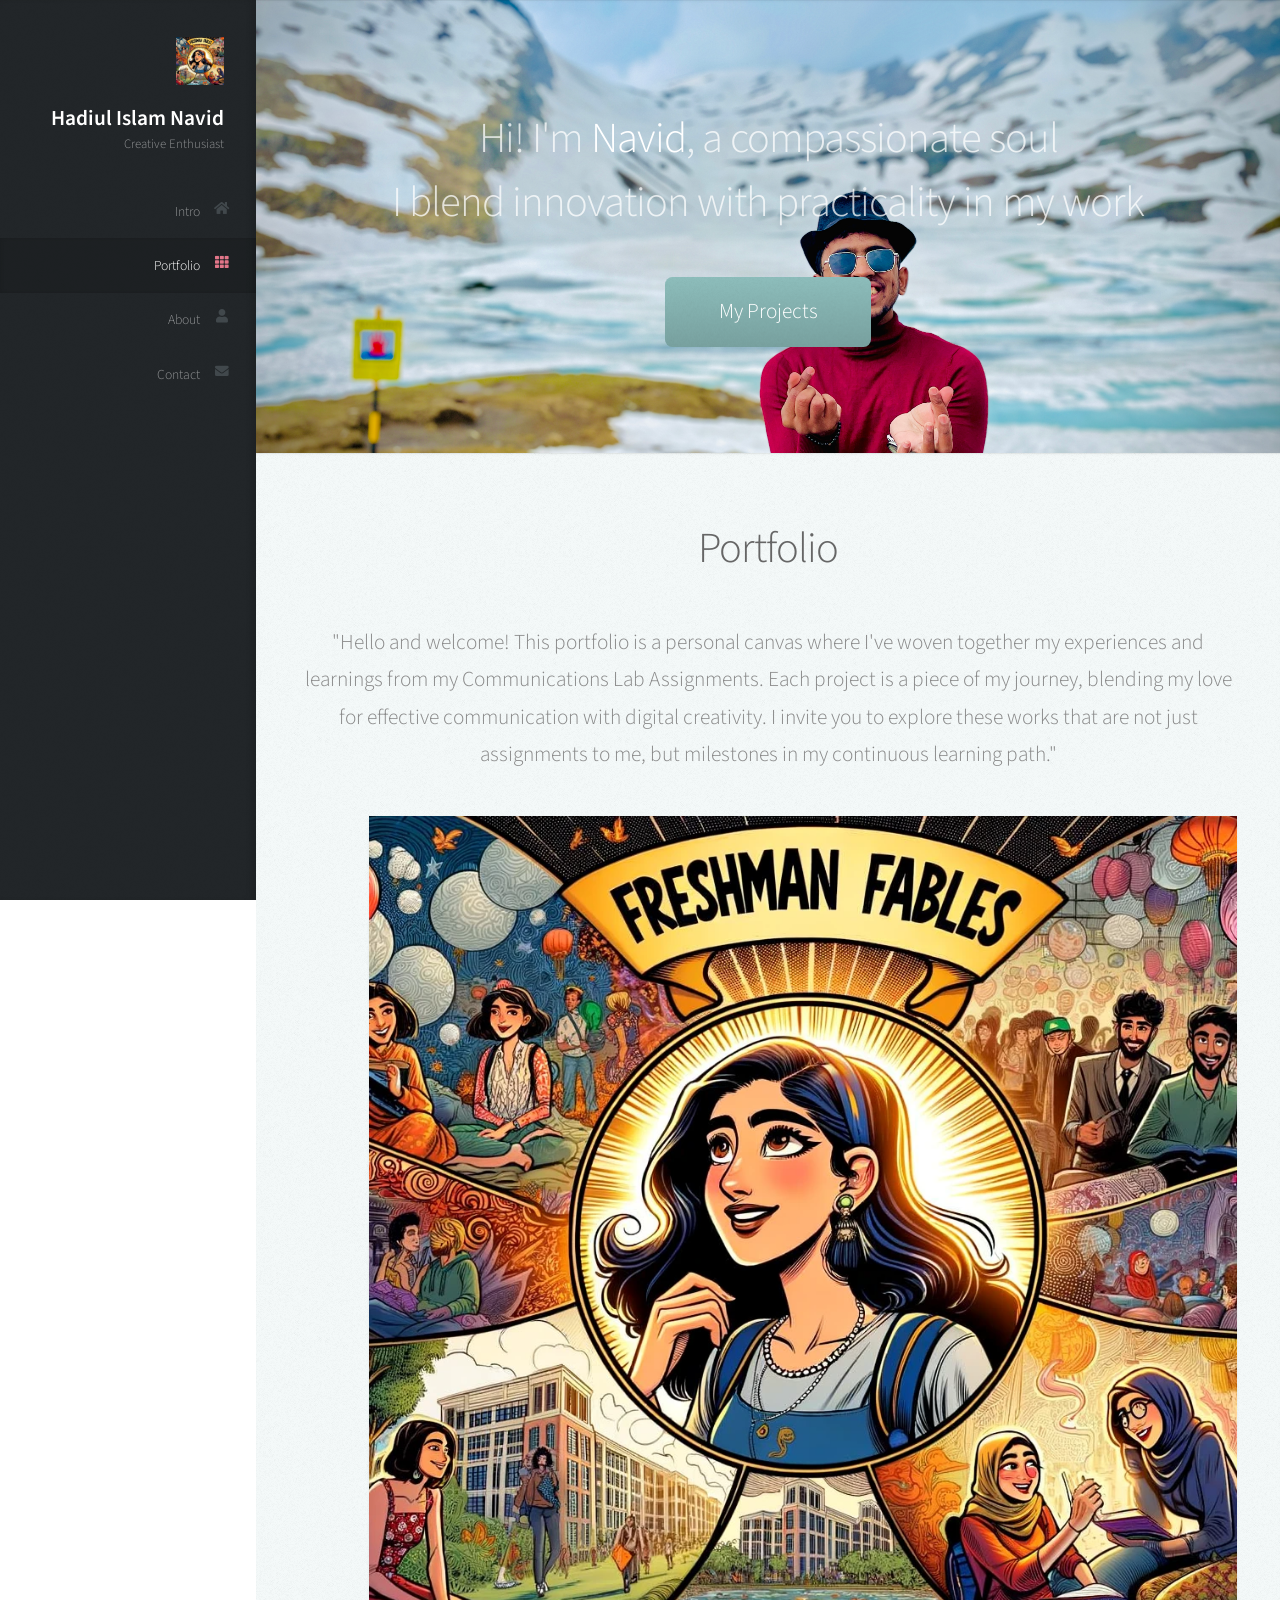
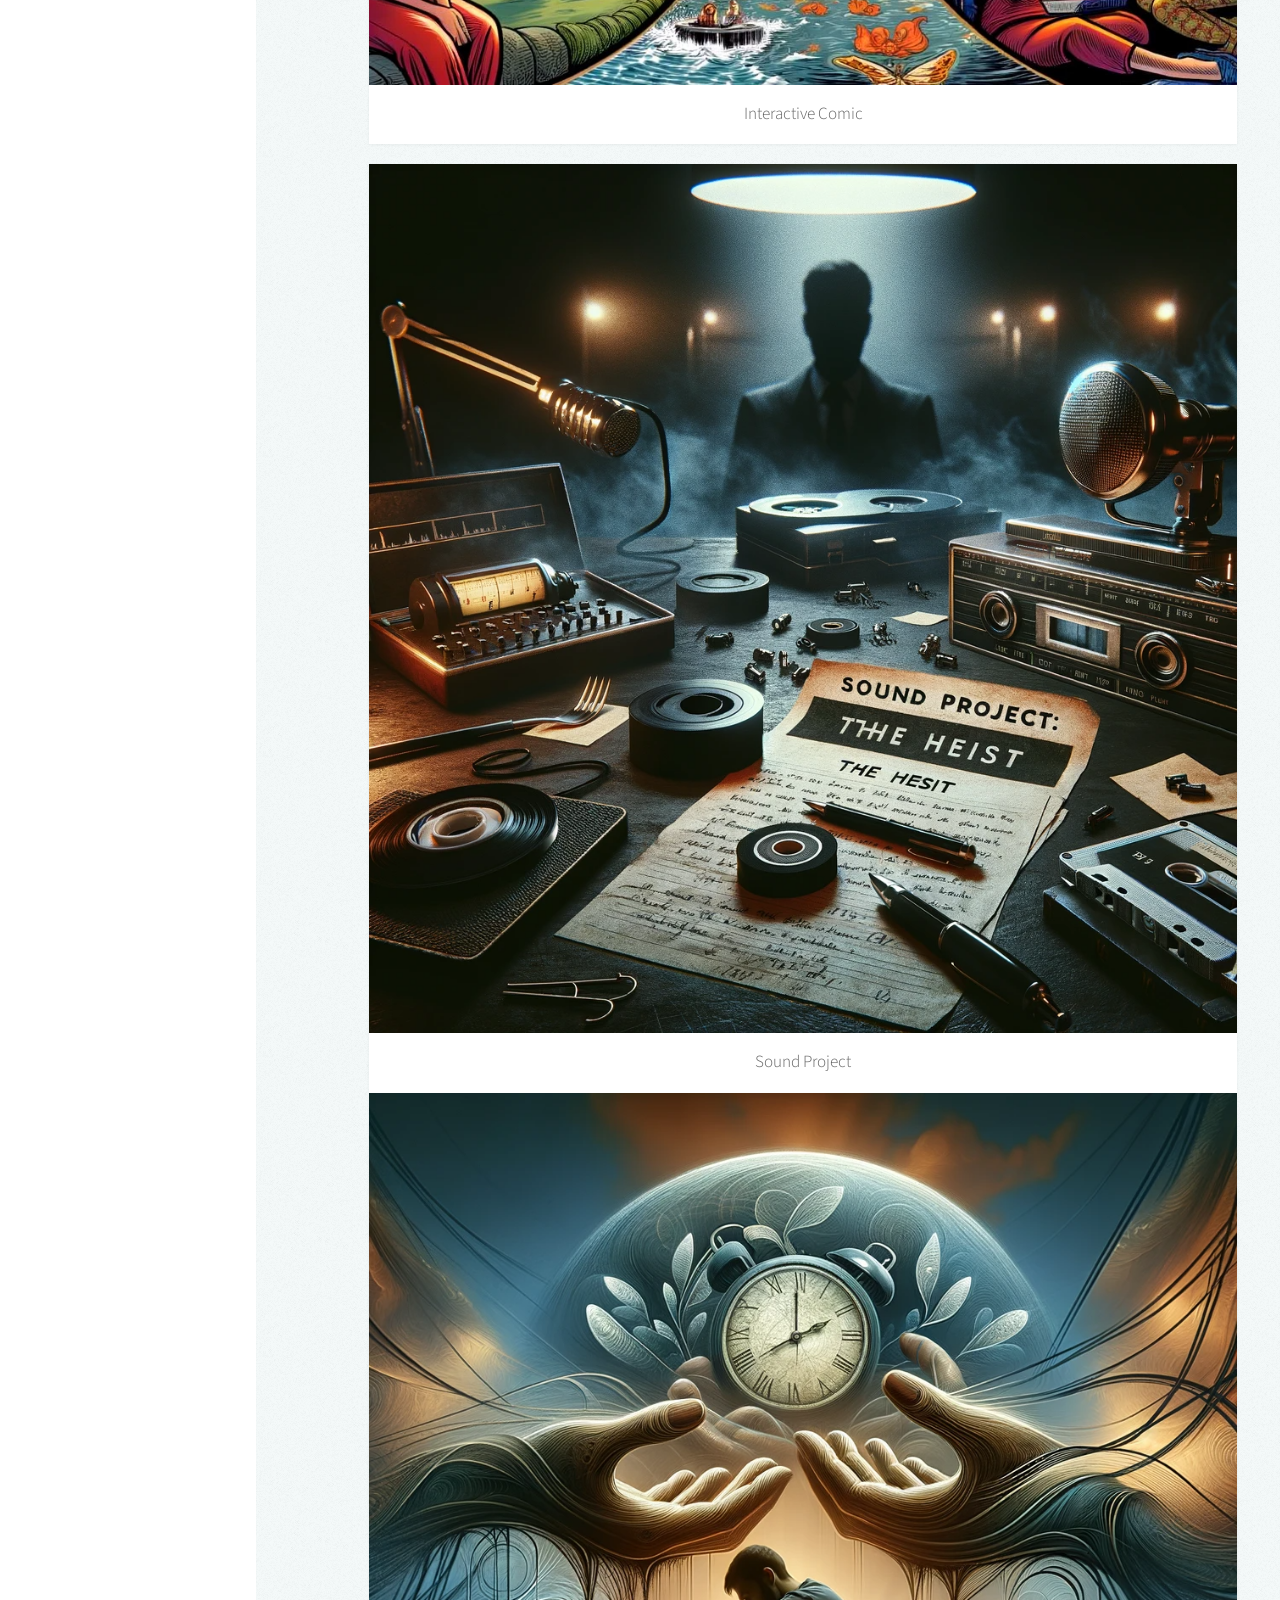
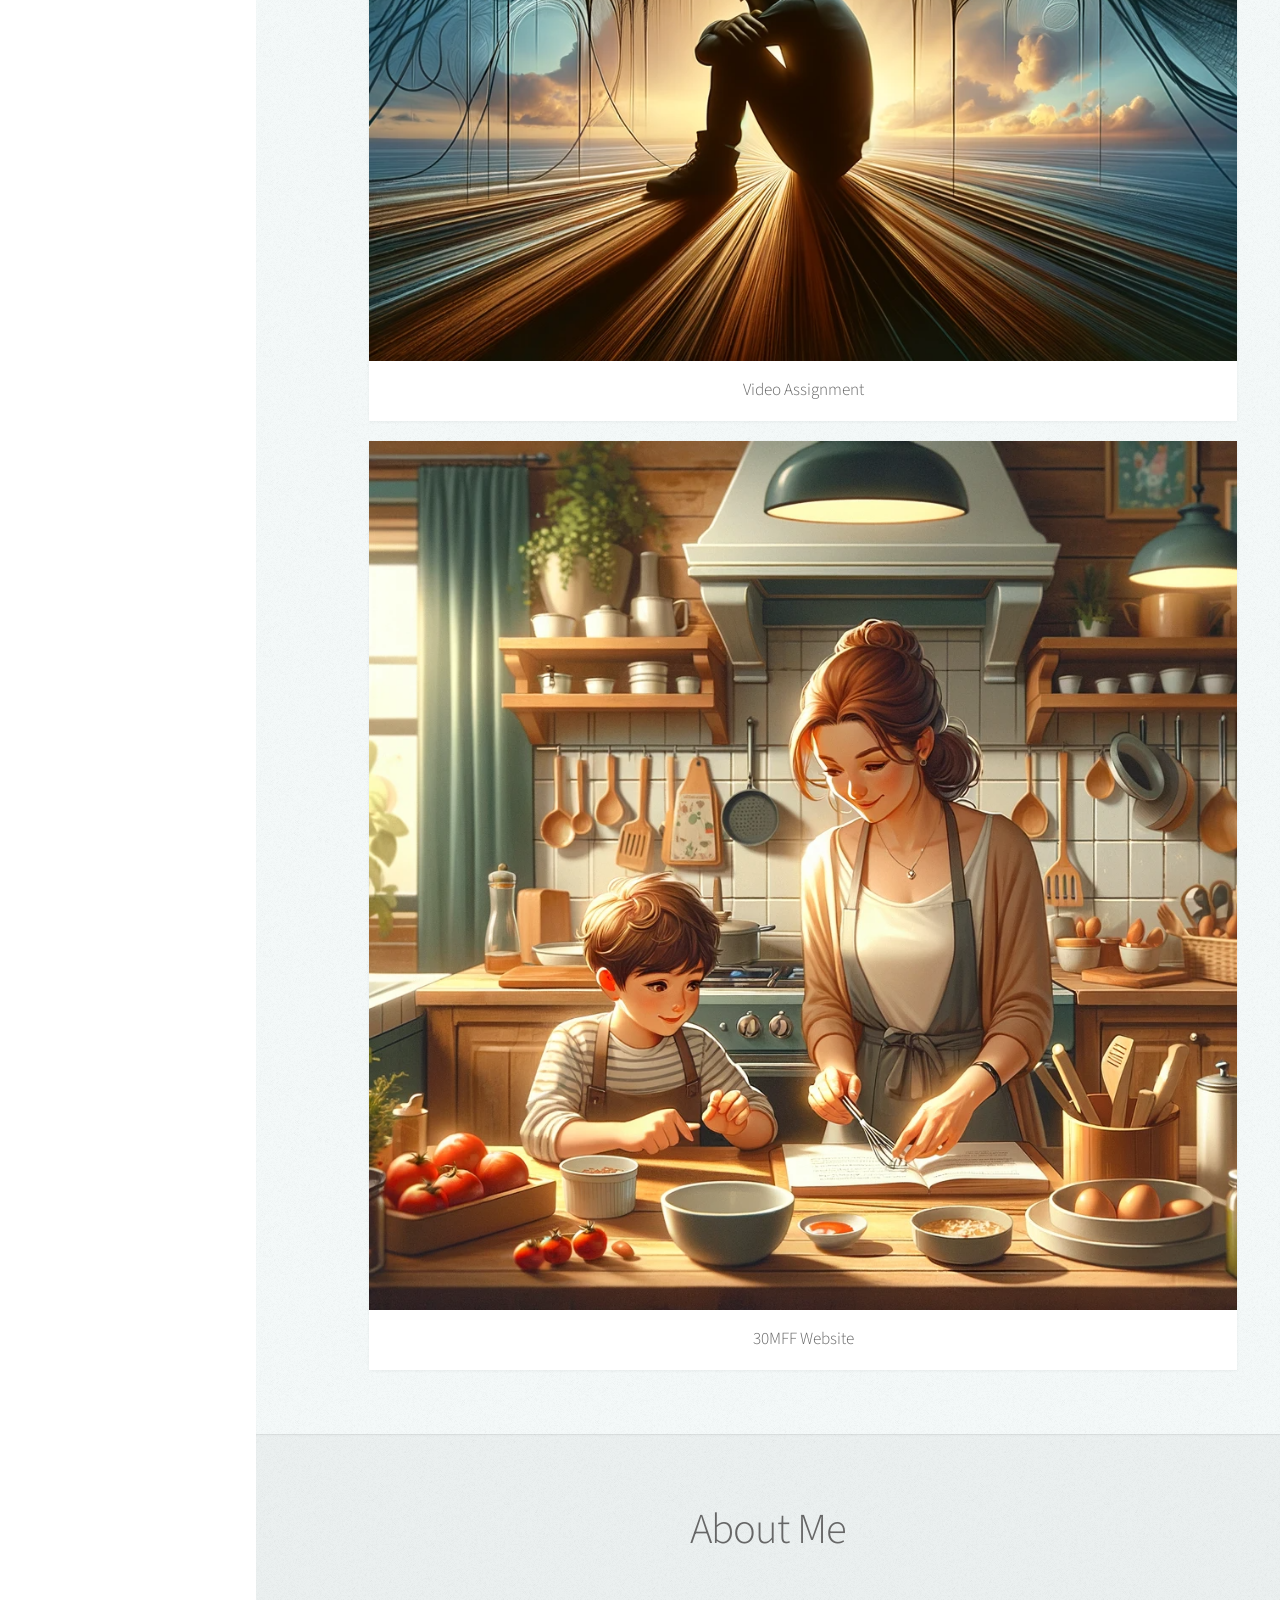
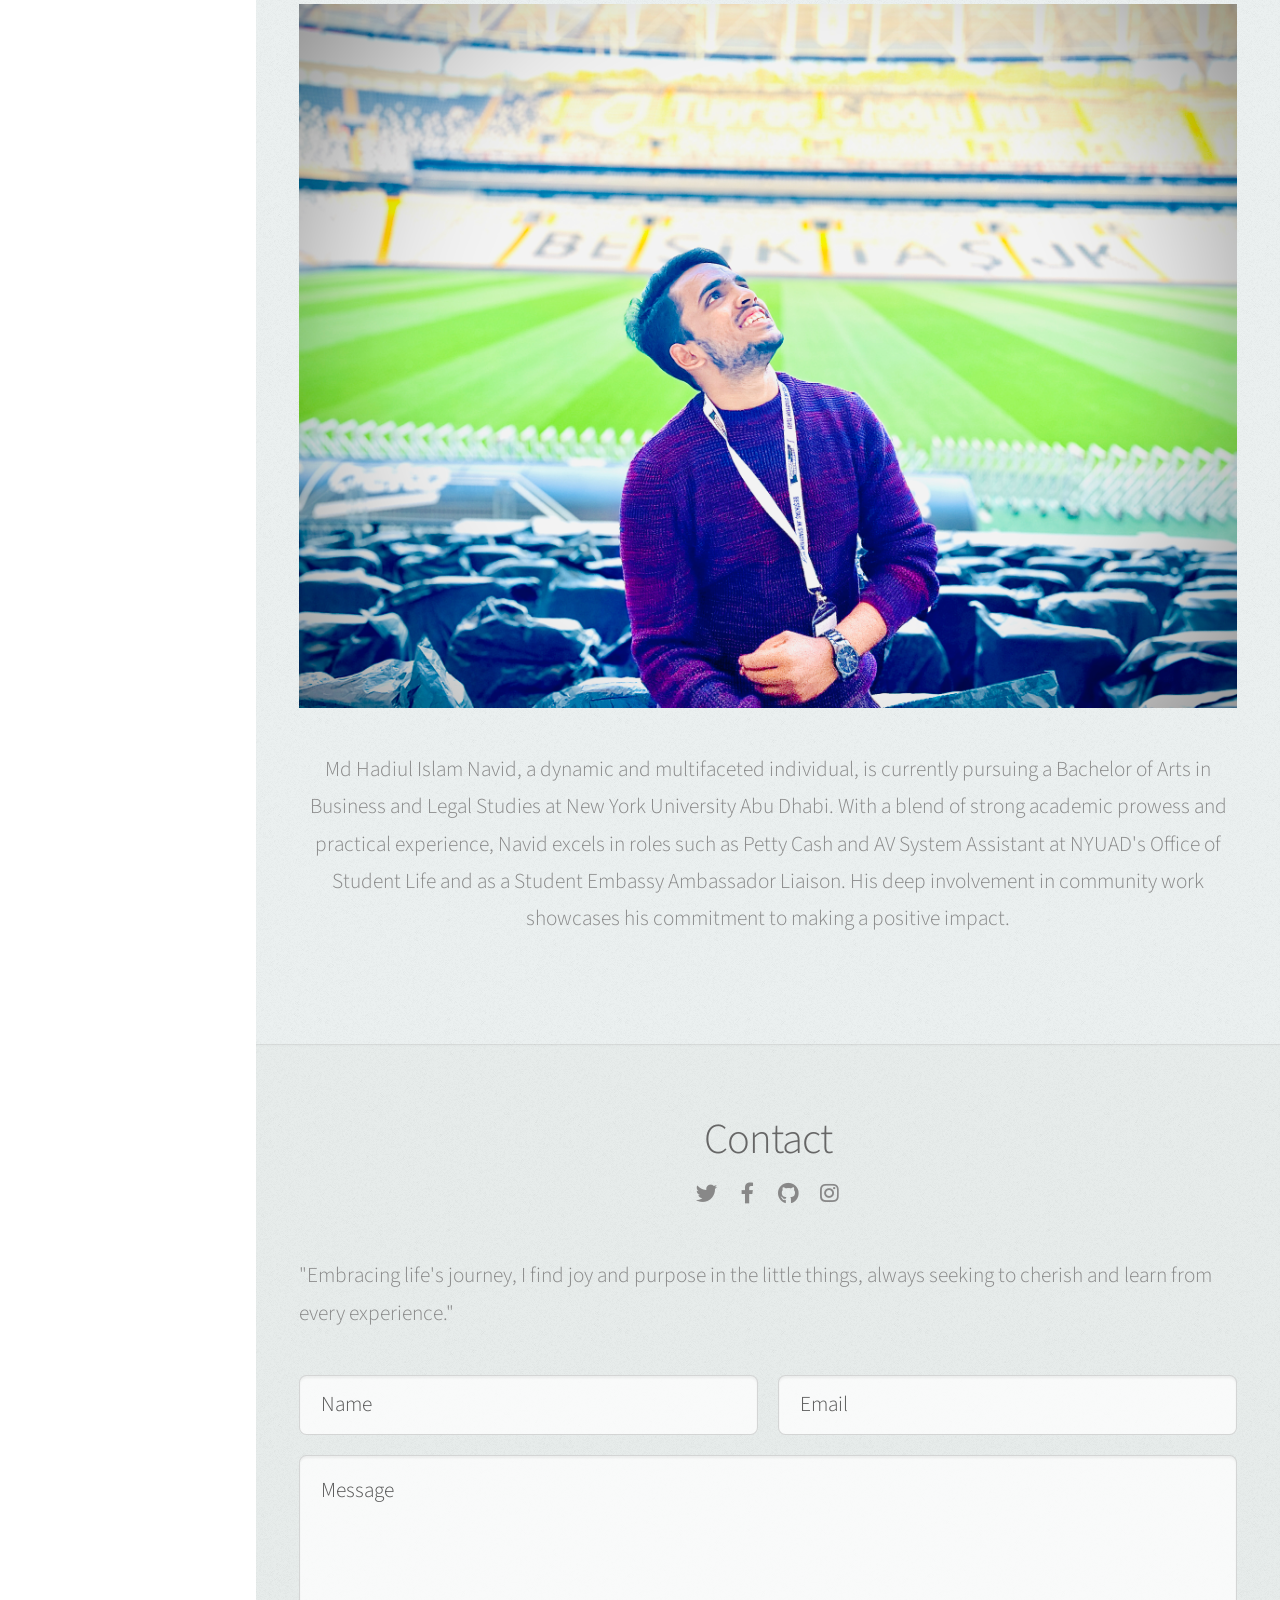
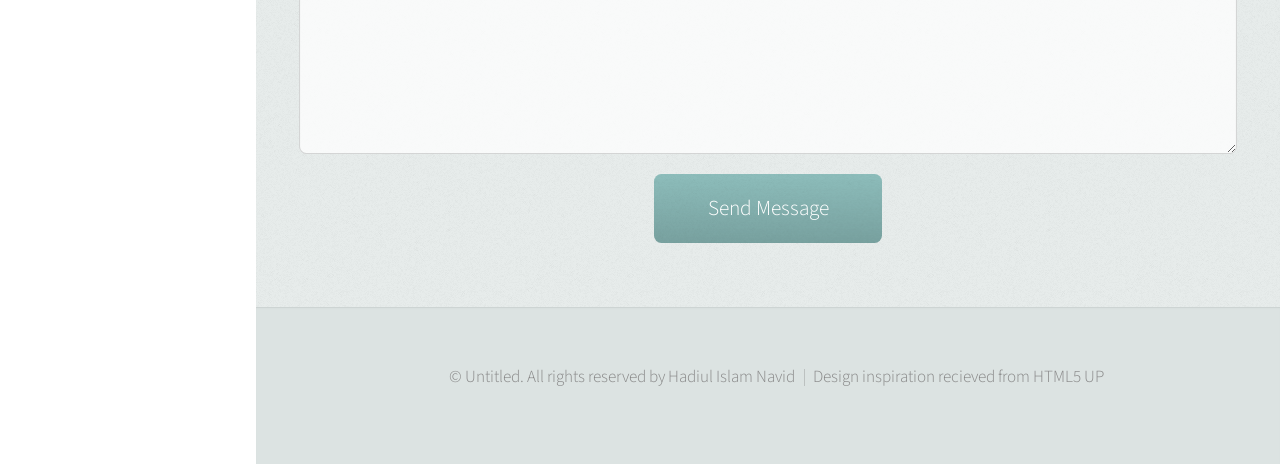
<file: index.html>
<!DOCTYPE HTML>
<html>
	<head>
		<title>Portfolio</title>
		<meta charset="utf-8" />
		<meta name="viewport" content="width=device-width, initial-scale=1, user-scalable=no" />
		<link rel="stylesheet" href="assets/css/main.css" />
	</head>
	<body class="is-preload">

		<!-- Header -->
			<div id="header">

				<div class="top">

					<!-- Logo -->
						<div id="logo">
							<span class="image avatar48"><img src="images/comic.png" alt="" /></span>
							<h1 id="title">Hadiul Islam Navid</h1>
							<p>Creative Enthusiast</p>
						</div>

					<!-- Nav -->
						<nav id="nav">

							<ul>
								<li><a href="#top" id="top-link"><span class="icon solid fa-home">Intro</span></a></li>
								<li><a href="#portfolio" id="portfolio-link"><span class="icon solid fa-th">Portfolio</span></a></li>
								<li><a href="#about" id="about-link"><span class="icon solid fa-user">About </span></a></li>
								<li><a href="#contact" id="contact-link"><span class="icon solid fa-envelope">Contact</span></a></li>
							</ul>
						</nav>

				</div>

			
			</div>

		<!-- Main -->
			<div id="main">

				<!-- Intro -->
					<section id="top" class="one dark cover">
						<div class="container">

							<header>
								<h2 class="alt">Hi! I'm <strong>Navid</strong>, a compassionate soul<br />
								I blend innovation with practicality in my work</h2>
								
							</header>

							<footer>
								<a href="#portfolio" class="button scrolly">My Projects</a>
							</footer>

						</div>
					</section>

				<!-- Portfolio -->
					<section id="portfolio" class="two">
						<div class="container">

							<header>
								<h2>Portfolio</h2>
							</header>

							<p>"Hello and welcome! This portfolio is a personal canvas where I've woven together my experiences and learnings from my Communications Lab Assignments. Each project is a piece of my journey, blending my love for effective communication with digital creativity. I invite you to explore these works that are not just assignments to me, but milestones in my continuous learning path."</p>

							<div class="row">
								<div class="centering">
								<div class="col-4 col-12-mobile">
									<article class="item">
										<a href="https://communicationslabfall23.github.io/ComicStrip/" class="image fit">
											<img src="images/comic.png" alt="" />
										</a>
										<header>
											<h3>Interactive Comic</h3>
										</header>
										
										</header>
									</article>
									<article class="item">
										<a href="https://matthiaskebede.github.io/Sound-Project/" class="image fit">
											<img src="images/sound.png" alt="" />
										</a>
										<header>
											<h3>Sound Project</h3>
										</header>
									</article>
									
								</div>
								<div class="col-4 col-12-mobile">
									<article class="item">
										<a href="https://matthiaskebede.github.io/Video-Project/" class="image fit">
											<img src="images/video.png	" alt="" />
										</a>
										<header>
											<h3>Video Assignment </h3>
										</header>
									</article>
									
									<article class="item">
										<a href="#" class="image fit"><img src="images/website.png" alt="" /></a>
										<header>
											<h3>30MFF Website</h3>
										</header>
									</article>
								</div>
								
							</div>

			
					</section>

				<!-- About Me -->
					<section id="about" class="three">
						<div class="container">

							<header>
								<h2>About Me</h2>
							</header>

							<a href="#" class="image featured"><img src="images/navid.jpg" alt="" /></a>

							<p>Md Hadiul Islam Navid, a dynamic and multifaceted individual, is currently pursuing a Bachelor of Arts in Business and Legal Studies at New York University Abu Dhabi. With a blend of strong academic prowess and practical experience, Navid excels in roles such as Petty Cash and AV System Assistant at NYUAD's Office of Student Life and as a Student Embassy Ambassador Liaison. His deep involvement in community work showcases his commitment to making a positive impact.</p>

						</div>
					</section>

				<!-- Contact -->
					<section id="contact" class="four">
						<div class="container">

							<header>
								<h2>Contact</h2>

									<div>

					<!-- Social Icons -->
						<ul class="icons">
							<li><a href="https://twitter.com/HadiulNavid" class="icon brands fa-twitter"><span class="label">Twitter</span></a></li>
					<li><a href="https://www.facebook.com/hadiulnavid" class="icon brands fa-facebook-f"><span class="label">Facebook</span></a></li>
					<li><a href="https://github.com/Hadiulnavid23/Portfolio" class="icon brands fa-github"><span class="label">Github</span></a></li>
					<li><a href="https://www.instagram.com/hadiul_navid/" class="icon brands fa-instagram"><span class="label">Instagram</span></a></li>

						</ul>

				</div>

							</header>

							<div style="text-align: left;">
									<!-- <span style="color: #0000FF;"> -->
										<p>"Embracing life's journey, I find joy and purpose in the little things, always seeking to cherish and learn from every experience."</p>
									<!-- </span> -->
								</div>

							<!-- <form method="post" action="#">
								<div class="row">
									<div class="col-6 col-12-mobile"><input type="text" name="name" placeholder="Name" /></div>
									<div class="col-6 col-12-mobile"><input type="text" name="email" placeholder="Email" /></div>
									<div class="col-12">
										<textarea name="message" placeholder="Message"></textarea>
									</div>
									<div class="col-12">
										<input type="submit" value="Send Message" />
									</div>
								</div>
							</form> -->




<form method="POST" action="https://formspree.io/f/mdorqqyr">
    <div class="row">
        <div class="col-6 col-12-mobile"><input type="text" name="name" placeholder="Name" required /></div>
        <div class="col-6 col-12-mobile"><input type="email" name="_replyto" placeholder="Email" required /></div>
        <div class="col-12">
            <textarea name="message" placeholder="Message" required></textarea>
        </div>
        <div class="col-12">
            <input type="submit" value="Send Message" />
        </div>
    </div>
</form>









						</div>
					</section>

			</div>

		<!-- Footer -->
			<div id="footer">

				<!-- Copyright -->
					<ul class="copyright">
						<li>&copy; Untitled. All rights reserved by Hadiul Islam Navid</li><li>Design inspiration recieved from HTML5 UP</a></li>
					</ul>

			</div>

		<!-- Scripts -->
			<script src="assets/js/jquery.min.js"></script>
			<script src="assets/js/jquery.scrolly.min.js"></script>
			<script src="assets/js/jquery.scrollex.min.js"></script>
			<script src="assets/js/browser.min.js"></script>
			<script src="assets/js/breakpoints.min.js"></script>
			<script src="assets/js/util.js"></script>
			<script src="assets/js/main.js"></script>

	</body>
</html>
</file>
<file: assets/css/main.css>
@import url("fontawesome-all.min.css");
@import url("https://fonts.googleapis.com/css?family=Source+Sans+Pro:300,300italic,400,600");

/*
	Prologue by HTML5 UP
	html5up.net | @ajlkn
	Free for personal and commercial use under the CCA 3.0 license (html5up.net/license)
*/

html, body, div, span, applet, object,
iframe, h1, h2, h3, h4, h5, h6, p, blockquote,
pre, a, abbr, acronym, address, big, cite,
code, del, dfn, em, img, ins, kbd, q, s, samp,
small, strike, strong, sub, sup, tt, var, b,
u, i, center, dl, dt, dd, ol, ul, li, fieldset,
form, label, legend, table, caption, tbody,
tfoot, thead, tr, th, td, article, aside,
canvas, details, embed, figure, figcaption,
footer, header, hgroup, menu, nav, output, ruby,
section, summary, time, mark, audio, video {
	margin: 0;
	padding: 0;
	border: 0;
	font-size: 100%;
	font: inherit;
	vertical-align: baseline;}

article, aside, details, figcaption, figure,
footer, header, hgroup, menu, nav, section {
	display: block;}

body {
	line-height: 1;
}

ol, ul {
	list-style: none;
}

blockquote, q {
	quotes: none;
}

	blockquote:before, blockquote:after, q:before, q:after {
		content: '';
		content: none;
	}

table {
	border-collapse: collapse;
	border-spacing: 0;
}

body {
	-webkit-text-size-adjust: none;
}

mark {
	background-color: transparent;
	color: inherit;
}

input::-moz-focus-inner {
	border: 0;
	padding: 0;
}

input, select, textarea {
	-moz-appearance: none;
	-webkit-appearance: none;
	-ms-appearance: none;
	appearance: none;
}

/* Basic */

	html {
		box-sizing: border-box;
	}

	*, *:before, *:after {
		box-sizing: inherit;
	}

	body {
		background: #fff;
		font-family: 'Source Sans Pro', sans-serif;
		font-size: 19pt;
		font-weight: 300;
		line-height: 1.75em;
		color: #888;
	}

		body.is-preload *, body.is-preload *:before, body.is-preload *:after {
			-moz-animation: none !important;
			-webkit-animation: none !important;
			-ms-animation: none !important;
			animation: none !important;
			-moz-transition: none !important;
			-webkit-transition: none !important;
			-ms-transition: none !important;
			transition: none !important;
		}

	input, textarea, select {
		font-family: 'Source Sans Pro', sans-serif;
		font-size: 19pt;
		font-weight: 300;
		line-height: 1.75em;
		color: #888;
	}

	h1, h2, h3, h4, h5, h6 {
		font-weight: 300;
		color: #666;
		line-height: 1.5em;
	}

	h1 a, h2 a, h3 a, h4 a, h5 a, h6 a {
		color: inherit;
		text-decoration: none;
	}

		h1 a strong, h2 a strong, h3 a strong, h4 a strong, h5 a strong, h6 a strong {
			color: #333;
		}

	h2 {
		font-size: 2em;
		letter-spacing: -1px;
	}

		h2.alt {
			color: #888;
		}

			h2.alt strong {
				color: #666;
			}

	h3 {
		font-size: 1.5em;
	}

	header {
		margin: 0 0 2em 0;
	}

		header > p {
			margin: 1em 0 0 0;
		}

	footer {
		margin: 2em 0 0 0;
	}

	strong, b {
		font-weight: 300;
		color: #666;
	}

	em, i {
		font-style: italic;
	}

	a {
		text-decoration: none;
		color: inherit;
		border-bottom: dotted 1px rgba(128, 128, 128, 0.5);
		-moz-transition: color 0.35s ease-in-out, border-bottom-color 0.35s ease-in-out;
		-webkit-transition: color 0.35s ease-in-out, border-bottom-color 0.35s ease-in-out;
		-ms-transition: color 0.35s ease-in-out, border-bottom-color 0.35s ease-in-out;
		transition: color 0.35s ease-in-out, border-bottom-color 0.35s ease-in-out;
		outline: 0;
	}

		a:hover {
			color: #E27689;
			border-bottom-color: rgba(255, 255, 255, 0);
		}

	sub {
		position: relative;
		top: 0.5em;
		font-size: 0.8em;
	}

	sup {
		position: relative;
		top: -0.5em;
		font-size: 0.8em;
	}

	hr {
		border: 0;
		border-top: solid 1px #ddd;
	}

	blockquote {
		border-left: solid 0.5em #ddd;
		padding: 1em 0 1em 2em;
		font-style: italic;
	}

	p, ul, ol, dl, table {
		margin-bottom: 2em;
	}

	br.clear {
		clear: both;
	}

/* Container */

	.container {
		margin: 0 auto;
		max-width: 100%;
		width: 1400px;
	}

		@media screen and (min-width: 961px) and (max-width: 1880px) {

			.container {
				width: 1200px;
			}

		}

		@media screen and (min-width: 961px) and (max-width: 1620px) {

			.container {
				width: 960px;
			}

		}

		@media screen and (min-width: 961px) and (max-width: 1320px) {

			.container {
				width: 100%;
			}

		}

		@media screen and (max-width: 960px) {

			.container {
				width: 100%;
			}

		}

		@media screen and (max-width: 736px) {

			.container {
				width: 100%;
			}

		}

/* Row */

	.row {
		display: flex;
		flex-wrap: wrap;
		box-sizing: border-box;
		align-items: stretch;
	}

		.row > * {
			box-sizing: border-box;
		}

		.row.gtr-uniform > * > :last-child {
			margin-bottom: 0;
		}

		.row.aln-left {
			justify-content: flex-start;
		}

		.row.aln-center {
			justify-content: center;
		}

		.row.aln-right {
			justify-content: flex-end;
		}

		.row.aln-top {
			align-items: flex-start;
		}

		.row.aln-middle {
			align-items: center;
		}

		.row.aln-bottom {
			align-items: flex-end;
		}

		.row > .imp {
			order: -1;
		}

		.row > .col-1 {
			width: 8.33333%;
		}

		.row > .off-1 {
			margin-left: 8.33333%;
		}

		.row > .col-2 {
			width: 16.66667%;
		}

		.row > .off-2 {
			margin-left: 16.66667%;
		}

		.row > .col-3 {
			width: 25%;
		}

		.row > .off-3 {
			margin-left: 25%;
		}

		.row > .col-4 {
			width: 33.33333%;
		}

		.row > .off-4 {
			margin-left: 33.33333%;
		}

		.row > .col-5 {
			width: 41.66667%;
		}

		.row > .off-5 {
			margin-left: 41.66667%;
		}

		.row > .col-6 {
			width: 50%;
		}

		.row > .off-6 {
			margin-left: 50%;
		}

		.row > .col-7 {
			width: 58.33333%;
		}

		.row > .off-7 {
			margin-left: 58.33333%;
		}

		.row > .col-8 {
			width: 66.66667%;
		}

		.row > .off-8 {
			margin-left: 66.66667%;
		}

		.row > .col-9 {
			width: 75%;
		}

		.row > .off-9 {
			margin-left: 75%;
		}

		.row > .col-10 {
			width: 83.33333%;
		}

		.row > .off-10 {
			margin-left: 83.33333%;
		}

		.row > .col-11 {
			width: 91.66667%;
		}

		.row > .off-11 {
			margin-left: 91.66667%;
		}

		.row > .col-12 {
			width: 100%;
		}

		.row > .off-12 {
			margin-left: 100%;
		}

		.row.gtr-0 {
			margin-top: 0px;
			margin-left: 0px;
		}

			.row.gtr-0 > * {
				padding: 0px 0 0 0px;
			}

			.row.gtr-0.gtr-uniform {
				margin-top: 0px;
			}

				.row.gtr-0.gtr-uniform > * {
					padding-top: 0px;
				}

		.row.gtr-25 {
			margin-top: -10px;
			margin-left: -10px;
		}

			.row.gtr-25 > * {
				padding: 10px 0 0 10px;
			}

			.row.gtr-25.gtr-uniform {
				margin-top: -10px;
			}

				.row.gtr-25.gtr-uniform > * {
					padding-top: 10px;
				}

		.row.gtr-50 {
			margin-top: -20px;
			margin-left: -20px;
		}

			.row.gtr-50 > * {
				padding: 20px 0 0 20px;
			}

			.row.gtr-50.gtr-uniform {
				margin-top: -20px;
			}

				.row.gtr-50.gtr-uniform > * {
					padding-top: 20px;
				}

		.row {
			margin-top: -40px;
			margin-left: -40px;
		}

			.row > * {
				padding: 40px 0 0 40px;
			}

			.row.gtr-uniform {
				margin-top: -40px;
			}

				.row.gtr-uniform > * {
					padding-top: 40px;
				}

		.row.gtr-150 {
			margin-top: -60px;
			margin-left: -60px;
		}

			.row.gtr-150 > * {
				padding: 60px 0 0 60px;
			}

			.row.gtr-150.gtr-uniform {
				margin-top: -60px;
			}

				.row.gtr-150.gtr-uniform > * {
					padding-top: 60px;
				}

		.row.gtr-200 {
			margin-top: -80px;
			margin-left: -80px;
		}

			.row.gtr-200 > * {
				padding: 80px 0 0 80px;
			}

			.row.gtr-200.gtr-uniform {
				margin-top: -80px;
			}

				.row.gtr-200.gtr-uniform > * {
					padding-top: 80px;
				}

		@media screen and (min-width: 961px) and (max-width: 1880px) {

			.row {
				display: flex;
				flex-wrap: wrap;
				box-sizing: border-box;
				align-items: stretch;
			}

				.row > * {
					box-sizing: border-box;
				}

				.row.gtr-uniform > * > :last-child {
					margin-bottom: 0;
				}

				.row.aln-left {
					justify-content: flex-start;
				}

				.row.aln-center {
					justify-content: center;
				}

				.row.aln-right {
					justify-content: flex-end;
				}

				.row.aln-top {
					align-items: flex-start;
				}

				.row.aln-middle {
					align-items: center;
				}

				.row.aln-bottom {
					align-items: flex-end;
				}

				.row > .imp-wide {
					order: -1;
				}

				.row > .col-1-wide {
					width: 8.33333%;
				}

				.row > .off-1-wide {
					margin-left: 8.33333%;
				}

				.row > .col-2-wide {
					width: 16.66667%;
				}

				.row > .off-2-wide {
					margin-left: 16.66667%;
				}

				.row > .col-3-wide {
					width: 25%;
				}

				.row > .off-3-wide {
					margin-left: 25%;
				}

				.row > .col-4-wide {
					width: 33.33333%;
				}

				.row > .off-4-wide {
					margin-left: 33.33333%;
				}

				.row > .col-5-wide {
					width: 41.66667%;
				}

				.row > .off-5-wide {
					margin-left: 41.66667%;
				}

				.row > .col-6-wide {
					width: 50%;
				}

				.row > .off-6-wide {
					margin-left: 50%;
				}

				.row > .col-7-wide {
					width: 58.33333%;
				}

				.row > .off-7-wide {
					margin-left: 58.33333%;
				}

				.row > .col-8-wide {
					width: 66.66667%;
				}

				.row > .off-8-wide {
					margin-left: 66.66667%;
				}

				.row > .col-9-wide {
					width: 75%;
				}

				.row > .off-9-wide {
					margin-left: 75%;
				}

				.row > .col-10-wide {
					width: 83.33333%;
				}

				.row > .off-10-wide {
					margin-left: 83.33333%;
				}

				.row > .col-11-wide {
					width: 91.66667%;
				}

				.row > .off-11-wide {
					margin-left: 91.66667%;
				}

				.row > .col-12-wide {
					width: 100%;
				}

				.row > .off-12-wide {
					margin-left: 100%;
				}

				.row.gtr-0 {
					margin-top: 0px;
					margin-left: 0px;
				}

					.row.gtr-0 > * {
						padding: 0px 0 0 0px;
					}

					.row.gtr-0.gtr-uniform {
						margin-top: 0px;
					}

						.row.gtr-0.gtr-uniform > * {
							padding-top: 0px;
						}

				.row.gtr-25 {
					margin-top: -10px;
					margin-left: -10px;
				}

					.row.gtr-25 > * {
						padding: 10px 0 0 10px;
					}

					.row.gtr-25.gtr-uniform {
						margin-top: -10px;
					}

						.row.gtr-25.gtr-uniform > * {
							padding-top: 10px;
						}

				.row.gtr-50 {
					margin-top: -20px;
					margin-left: -20px;
				}

					.row.gtr-50 > * {
						padding: 20px 0 0 20px;
					}

					.row.gtr-50.gtr-uniform {
						margin-top: -20px;
					}

						.row.gtr-50.gtr-uniform > * {
							padding-top: 20px;
						}

				.row {
					margin-top: -40px;
					margin-left: -40px;
				}

					.row > * {
						padding: 40px 0 0 40px;
					}

					.row.gtr-uniform {
						margin-top: -40px;
					}

						.row.gtr-uniform > * {
							padding-top: 40px;
						}

				.row.gtr-150 {
					margin-top: -60px;
					margin-left: -60px;
				}

					.row.gtr-150 > * {
						padding: 60px 0 0 60px;
					}

					.row.gtr-150.gtr-uniform {
						margin-top: -60px;
					}

						.row.gtr-150.gtr-uniform > * {
							padding-top: 60px;
						}

				.row.gtr-200 {
					margin-top: -80px;
					margin-left: -80px;
				}

					.row.gtr-200 > * {
						padding: 80px 0 0 80px;
					}

					.row.gtr-200.gtr-uniform {
						margin-top: -80px;
					}

						.row.gtr-200.gtr-uniform > * {
							padding-top: 80px;
						}

		}

		@media screen and (min-width: 961px) and (max-width: 1620px) {

			.row {
				display: flex;
				flex-wrap: wrap;
				box-sizing: border-box;
				align-items: stretch;
			}

				.row > * {
					box-sizing: border-box;
				}

				.row.gtr-uniform > * > :last-child {
					margin-bottom: 0;
				}

				.row.aln-left {
					justify-content: flex-start;
				}

				.row.aln-center {
					justify-content: center;
				}

				.row.aln-right {
					justify-content: flex-end;
				}

				.row.aln-top {
					align-items: flex-start;
				}

				.row.aln-middle {
					align-items: center;
				}

				.row.aln-bottom {
					align-items: flex-end;
				}

				.row > .imp-normal {
					order: -1;
				}

				.row > .col-1-normal {
					width: 8.33333%;
				}

				.row > .off-1-normal {
					margin-left: 8.33333%;
				}

				.row > .col-2-normal {
					width: 16.66667%;
				}

				.row > .off-2-normal {
					margin-left: 16.66667%;
				}

				.row > .col-3-normal {
					width: 25%;
				}

				.row > .off-3-normal {
					margin-left: 25%;
				}

				.row > .col-4-normal {
					width: 33.33333%;
				}

				.row > .off-4-normal {
					margin-left: 33.33333%;
				}

				.row > .col-5-normal {
					width: 41.66667%;
				}

				.row > .off-5-normal {
					margin-left: 41.66667%;
				}

				.row > .col-6-normal {
					width: 50%;
				}

				.row > .off-6-normal {
					margin-left: 50%;
				}

				.row > .col-7-normal {
					width: 58.33333%;
				}

				.row > .off-7-normal {
					margin-left: 58.33333%;
				}

				.row > .col-8-normal {
					width: 66.66667%;
				}

				.row > .off-8-normal {
					margin-left: 66.66667%;
				}

				.row > .col-9-normal {
					width: 75%;
				}

				.row > .off-9-normal {
					margin-left: 75%;
				}

				.row > .col-10-normal {
					width: 83.33333%;
				}

				.row > .off-10-normal {
					margin-left: 83.33333%;
				}

				.row > .col-11-normal {
					width: 91.66667%;
				}

				.row > .off-11-normal {
					margin-left: 91.66667%;
				}

				.row > .col-12-normal {
					width: 100%;
				}

				.row > .off-12-normal {
					margin-left: 100%;
				}

				.row.gtr-0 {
					margin-top: 0px;
					margin-left: 0px;
				}

					.row.gtr-0 > * {
						padding: 0px 0 0 0px;
					}

					.row.gtr-0.gtr-uniform {
						margin-top: 0px;
					}

						.row.gtr-0.gtr-uniform > * {
							padding-top: 0px;
						}

				.row.gtr-25 {
					margin-top: -10px;
					margin-left: -10px;
				}

					.row.gtr-25 > * {
						padding: 10px 0 0 10px;
					}

					.row.gtr-25.gtr-uniform {
						margin-top: -10px;
					}

						.row.gtr-25.gtr-uniform > * {
							padding-top: 10px;
						}

				.row.gtr-50 {
					margin-top: -20px;
					margin-left: -20px;
				}

					.row.gtr-50 > * {
						padding: 20px 0 0 20px;
					}

					.row.gtr-50.gtr-uniform {
						margin-top: -20px;
					}

						.row.gtr-50.gtr-uniform > * {
							padding-top: 20px;
						}

				.row {
					margin-top: -40px;
					margin-left: -40px;
				}

					.row > * {
						padding: 40px 0 0 40px;
					}

					.row.gtr-uniform {
						margin-top: -40px;
					}

						.row.gtr-uniform > * {
							padding-top: 40px;
						}

				.row.gtr-150 {
					margin-top: -60px;
					margin-left: -60px;
				}

					.row.gtr-150 > * {
						padding: 60px 0 0 60px;
					}

					.row.gtr-150.gtr-uniform {
						margin-top: -60px;
					}

						.row.gtr-150.gtr-uniform > * {
							padding-top: 60px;
						}

				.row.gtr-200 {
					margin-top: -80px;
					margin-left: -80px;
				}

					.row.gtr-200 > * {
						padding: 80px 0 0 80px;
					}

					.row.gtr-200.gtr-uniform {
						margin-top: -80px;
					}

						.row.gtr-200.gtr-uniform > * {
							padding-top: 80px;
						}

		}

		@media screen and (min-width: 961px) and (max-width: 1320px) {

			.row {
				display: flex;
				flex-wrap: wrap;
				box-sizing: border-box;
				align-items: stretch;
			}

				.row > * {
					box-sizing: border-box;
				}

				.row.gtr-uniform > * > :last-child {
					margin-bottom: 0;
				}

				.row.aln-left {
					justify-content: flex-start;
				}

				.row.aln-center {
					justify-content: center;
				}

				.row.aln-right {
					justify-content: flex-end;
				}

				.row.aln-top {
					align-items: flex-start;
				}

				.row.aln-middle {
					align-items: center;
				}

				.row.aln-bottom {
					align-items: flex-end;
				}

				.row > .imp-narrow {
					order: -1;
				}

				.row > .col-1-narrow {
					width: 8.33333%;
				}

				.row > .off-1-narrow {
					margin-left: 8.33333%;
				}

				.row > .col-2-narrow {
					width: 16.66667%;
				}

				.row > .off-2-narrow {
					margin-left: 16.66667%;
				}

				.row > .col-3-narrow {
					width: 25%;
				}

				.row > .off-3-narrow {
					margin-left: 25%;
				}

				.row > .col-4-narrow {
					width: 33.33333%;
				}

				.row > .off-4-narrow {
					margin-left: 33.33333%;
				}

				.row > .col-5-narrow {
					width: 41.66667%;
				}

				.row > .off-5-narrow {
					margin-left: 41.66667%;
				}

				.row > .col-6-narrow {
					width: 50%;
				}

				.row > .off-6-narrow {
					margin-left: 50%;
				}

				.row > .col-7-narrow {
					width: 58.33333%;
				}

				.row > .off-7-narrow {
					margin-left: 58.33333%;
				}

				.row > .col-8-narrow {
					width: 66.66667%;
				}

				.row > .off-8-narrow {
					margin-left: 66.66667%;
				}

				.row > .col-9-narrow {
					width: 75%;
				}

				.row > .off-9-narrow {
					margin-left: 75%;
				}

				.row > .col-10-narrow {
					width: 83.33333%;
				}

				.row > .off-10-narrow {
					margin-left: 83.33333%;
				}

				.row > .col-11-narrow {
					width: 91.66667%;
				}

				.row > .off-11-narrow {
					margin-left: 91.66667%;
				}

				.row > .col-12-narrow {
					width: 100%;
				}

				.row > .off-12-narrow {
					margin-left: 100%;
				}

				.row.gtr-0 {
					margin-top: 0px;
					margin-left: 0px;
				}

					.row.gtr-0 > * {
						padding: 0px 0 0 0px;
					}

					.row.gtr-0.gtr-uniform {
						margin-top: 0px;
					}

						.row.gtr-0.gtr-uniform > * {
							padding-top: 0px;
						}

				.row.gtr-25 {
					margin-top: -5px;
					margin-left: -5px;
				}

					.row.gtr-25 > * {
						padding: 5px 0 0 5px;
					}

					.row.gtr-25.gtr-uniform {
						margin-top: -5px;
					}

						.row.gtr-25.gtr-uniform > * {
							padding-top: 5px;
						}

				.row.gtr-50 {
					margin-top: -10px;
					margin-left: -10px;
				}

					.row.gtr-50 > * {
						padding: 10px 0 0 10px;
					}

					.row.gtr-50.gtr-uniform {
						margin-top: -10px;
					}

						.row.gtr-50.gtr-uniform > * {
							padding-top: 10px;
						}

				.row {
					margin-top: -20px;
					margin-left: -20px;
				}

					.row > * {
						padding: 20px 0 0 20px;
					}

					.row.gtr-uniform {
						margin-top: -20px;
					}

						.row.gtr-uniform > * {
							padding-top: 20px;
						}

				.row.gtr-150 {
					margin-top: -30px;
					margin-left: -30px;
				}

					.row.gtr-150 > * {
						padding: 30px 0 0 30px;
					}

					.row.gtr-150.gtr-uniform {
						margin-top: -30px;
					}

						.row.gtr-150.gtr-uniform > * {
							padding-top: 30px;
						}

				.row.gtr-200 {
					margin-top: -40px;
					margin-left: -40px;
				}

					.row.gtr-200 > * {
						padding: 40px 0 0 40px;
					}

					.row.gtr-200.gtr-uniform {
						margin-top: -40px;
					}

						.row.gtr-200.gtr-uniform > * {
							padding-top: 40px;
						}

		}

		@media screen and (max-width: 960px) {

			.row {
				display: flex;
				flex-wrap: wrap;
				box-sizing: border-box;
				align-items: stretch;
			}

				.row > * {
					box-sizing: border-box;
				}

				.row.gtr-uniform > * > :last-child {
					margin-bottom: 0;
				}

				.row.aln-left {
					justify-content: flex-start;
				}

				.row.aln-center {
					justify-content: center;
				}

				.row.aln-right {
					justify-content: flex-end;
				}

				.row.aln-top {
					align-items: flex-start;
				}

				.row.aln-middle {
					align-items: center;
				}

				.row.aln-bottom {
					align-items: flex-end;
				}

				.row > .imp-narrower {
					order: -1;
				}

				.row > .col-1-narrower {
					width: 8.33333%;
				}

				.row > .off-1-narrower {
					margin-left: 8.33333%;
				}

				.row > .col-2-narrower {
					width: 16.66667%;
				}

				.row > .off-2-narrower {
					margin-left: 16.66667%;
				}

				.row > .col-3-narrower {
					width: 25%;
				}

				.row > .off-3-narrower {
					margin-left: 25%;
				}

				.row > .col-4-narrower {
					width: 33.33333%;
				}

				.row > .off-4-narrower {
					margin-left: 33.33333%;
				}

				.row > .col-5-narrower {
					width: 41.66667%;
				}

				.row > .off-5-narrower {
					margin-left: 41.66667%;
				}

				.row > .col-6-narrower {
					width: 50%;
				}

				.row > .off-6-narrower {
					margin-left: 50%;
				}

				.row > .col-7-narrower {
					width: 58.33333%;
				}

				.row > .off-7-narrower {
					margin-left: 58.33333%;
				}

				.row > .col-8-narrower {
					width: 66.66667%;
				}

				.row > .off-8-narrower {
					margin-left: 66.66667%;
				}

				.row > .col-9-narrower {
					width: 75%;
				}

				.row > .off-9-narrower {
					margin-left: 75%;
				}

				.row > .col-10-narrower {
					width: 83.33333%;
				}

				.row > .off-10-narrower {
					margin-left: 83.33333%;
				}

				.row > .col-11-narrower {
					width: 91.66667%;
				}

				.row > .off-11-narrower {
					margin-left: 91.66667%;
				}

				.row > .col-12-narrower {
					width: 100%;
				}

				.row > .off-12-narrower {
					margin-left: 100%;
				}

				.row.gtr-0 {
					margin-top: 0px;
					margin-left: 0px;
				}

					.row.gtr-0 > * {
						padding: 0px 0 0 0px;
					}

					.row.gtr-0.gtr-uniform {
						margin-top: 0px;
					}

						.row.gtr-0.gtr-uniform > * {
							padding-top: 0px;
						}

				.row.gtr-25 {
					margin-top: -5px;
					margin-left: -5px;
				}

					.row.gtr-25 > * {
						padding: 5px 0 0 5px;
					}

					.row.gtr-25.gtr-uniform {
						margin-top: -5px;
					}

						.row.gtr-25.gtr-uniform > * {
							padding-top: 5px;
						}

				.row.gtr-50 {
					margin-top: -10px;
					margin-left: -10px;
				}

					.row.gtr-50 > * {
						padding: 10px 0 0 10px;
					}

					.row.gtr-50.gtr-uniform {
						margin-top: -10px;
					}

						.row.gtr-50.gtr-uniform > * {
							padding-top: 10px;
						}

				.row {
					margin-top: -20px;
					margin-left: -20px;
				}

					.row > * {
						padding: 20px 0 0 20px;
					}

					.row.gtr-uniform {
						margin-top: -20px;
					}

						.row.gtr-uniform > * {
							padding-top: 20px;
						}

				.row.gtr-150 {
					margin-top: -30px;
					margin-left: -30px;
				}

					.row.gtr-150 > * {
						padding: 30px 0 0 30px;
					}

					.row.gtr-150.gtr-uniform {
						margin-top: -30px;
					}

						.row.gtr-150.gtr-uniform > * {
							padding-top: 30px;
						}

				.row.gtr-200 {
					margin-top: -40px;
					margin-left: -40px;
				}

					.row.gtr-200 > * {
						padding: 40px 0 0 40px;
					}

					.row.gtr-200.gtr-uniform {
						margin-top: -40px;
					}

						.row.gtr-200.gtr-uniform > * {
							padding-top: 40px;
						}

		}

		@media screen and (max-width: 736px) {

			.row {
				display: flex;
				flex-wrap: wrap;
				box-sizing: border-box;
				align-items: stretch;
			}

				.row > * {
					box-sizing: border-box;
				}

				.row.gtr-uniform > * > :last-child {
					margin-bottom: 0;
				}

				.row.aln-left {
					justify-content: flex-start;
				}

				.row.aln-center {
					justify-content: center;
				}

				.row.aln-right {
					justify-content: flex-end;
				}

				.row.aln-top {
					align-items: flex-start;
				}

				.row.aln-middle {
					align-items: center;
				}

				.row.aln-bottom {
					align-items: flex-end;
				}

				.row > .imp-mobile {
					order: -1;
				}

				.row > .col-1-mobile {
					width: 8.33333%;
				}

				.row > .off-1-mobile {
					margin-left: 8.33333%;
				}

				.row > .col-2-mobile {
					width: 16.66667%;
				}

				.row > .off-2-mobile {
					margin-left: 16.66667%;
				}

				.row > .col-3-mobile {
					width: 25%;
				}

				.row > .off-3-mobile {
					margin-left: 25%;
				}

				.row > .col-4-mobile {
					width: 33.33333%;
				}

				.row > .off-4-mobile {
					margin-left: 33.33333%;
				}

				.row > .col-5-mobile {
					width: 41.66667%;
				}

				.row > .off-5-mobile {
					margin-left: 41.66667%;
				}

				.row > .col-6-mobile {
					width: 50%;
				}

				.row > .off-6-mobile {
					margin-left: 50%;
				}

				.row > .col-7-mobile {
					width: 58.33333%;
				}

				.row > .off-7-mobile {
					margin-left: 58.33333%;
				}

				.row > .col-8-mobile {
					width: 66.66667%;
				}

				.row > .off-8-mobile {
					margin-left: 66.66667%;
				}

				.row > .col-9-mobile {
					width: 75%;
				}

				.row > .off-9-mobile {
					margin-left: 75%;
				}

				.row > .col-10-mobile {
					width: 83.33333%;
				}

				.row > .off-10-mobile {
					margin-left: 83.33333%;
				}

				.row > .col-11-mobile {
					width: 91.66667%;
				}

				.row > .off-11-mobile {
					margin-left: 91.66667%;
				}

				.row > .col-12-mobile {
					width: 100%;
				}

				.row > .off-12-mobile {
					margin-left: 100%;
				}

				.row.gtr-0 {
					margin-top: 0px;
					margin-left: 0px;
				}

					.row.gtr-0 > * {
						padding: 0px 0 0 0px;
					}

					.row.gtr-0.gtr-uniform {
						margin-top: 0px;
					}

						.row.gtr-0.gtr-uniform > * {
							padding-top: 0px;
						}

				.row.gtr-25 {
					margin-top: -5px;
					margin-left: -5px;
				}

					.row.gtr-25 > * {
						padding: 5px 0 0 5px;
					}

					.row.gtr-25.gtr-uniform {
						margin-top: -5px;
					}

						.row.gtr-25.gtr-uniform > * {
							padding-top: 5px;
						}

				.row.gtr-50 {
					margin-top: -10px;
					margin-left: -10px;
				}

					.row.gtr-50 > * {
						padding: 10px 0 0 10px;
					}

					.row.gtr-50.gtr-uniform {
						margin-top: -10px;
					}

						.row.gtr-50.gtr-uniform > * {
							padding-top: 10px;
						}

				.row {
					margin-top: -20px;
					margin-left: -20px;
				}

					.row > * {
						padding: 20px 0 0 20px;
					}

					.row.gtr-uniform {
						margin-top: -20px;
					}

						.row.gtr-uniform > * {
							padding-top: 20px;
						}

				.row.gtr-150 {
					margin-top: -30px;
					margin-left: -30px;
				}

					.row.gtr-150 > * {
						padding: 30px 0 0 30px;
					}

					.row.gtr-150.gtr-uniform {
						margin-top: -30px;
					}

						.row.gtr-150.gtr-uniform > * {
							padding-top: 30px;
						}

				.row.gtr-200 {
					margin-top: -40px;
					margin-left: -40px;
				}

					.row.gtr-200 > * {
						padding: 40px 0 0 40px;
					}

					.row.gtr-200.gtr-uniform {
						margin-top: -40px;
					}

						.row.gtr-200.gtr-uniform > * {
							padding-top: 40px;
						}

		}

/* Sections/Article */

	section, article {
		margin-bottom: 3em;
	}

		section > :last-child,
		section > .container, section:last-child, article > :last-child,
		article > .container, article:last-child {
			margin-bottom: 0;
		}

		.row > section, .row > article {
			margin-bottom: 0;
		}

/* Image */

	.image {
		display: inline-block;
		border: 0;
	}

		.image img {
			display: block;
			width: 100%;
		}

		.image.avatar48 {
			width: 48px;
			height: 48px;
			background: #f00;
		}

			.image.avatar48 img {
				width: 48px;
				height: 48px;
			}

		.image.fit {
			display: block;
			width: 100%;
		}

		.image.featured {
			display: block;
			width: 100%;
			margin: 0 0 2em 0;
		}

		.image.left {
			float: left;
			margin: 0 2em 2em 0;
		}

		.image.centered {
			display: block;
			margin: 0 0 2em 0;
		}

			.image.centered img {
				margin: 0 auto;
				width: auto;
			}

/* List */

	ul {
		list-style: disc;
		padding-left: 1em;
	}

		ul li {
			padding-left: 0.5em;
		}

	ol {
		list-style: decimal;
		padding-left: 1.25em;
	}

		ol li {
			padding-left: 0.25em;
		}

/* Icons */

	ul.icons {
		cursor: default;
		list-style: none;
		padding-left: 0;
	}

		ul.icons li {
			display: inline-block;
			padding-left: 0;
		}

		ul.icons a {
			display: inline-block;
			width: 2em;
			height: 2em;
			line-height: 2em;
			text-align: center;
			border: 0;
		}

/* Form */

	form label {
		display: block;
		text-align: left;
		margin-bottom: 0.5em;
	}

	form input[type="text"],
	form input[type="email"],
	form input[type="password"],
	form select,
	form textarea {
		position: relative;
		-webkit-appearance: none;
		display: block;
		border: 0;
		outline: 0;
		background: #fff;
		background: rgba(255, 255, 255, 0.75);
		width: 100%;
		border-radius: 0.35em;
		padding: 0.75em 1em 0.75em 1em;
		box-shadow: inset 0 0.1em 0.1em 0 rgba(0, 0, 0, 0.05);
		border: solid 1px rgba(0, 0, 0, 0.15);
		-moz-transition: all 0.35s ease-in-out;
		-webkit-transition: all 0.35s ease-in-out;
		-ms-transition: all 0.35s ease-in-out;
		transition: all 0.35s ease-in-out;
	}

		form input[type="text"]:focus,
		form input[type="email"]:focus,
		form input[type="password"]:focus,
		form select:focus,
		form textarea:focus {
			box-shadow: 0 0 2px 1px #8ebebc;
			background: #fff;
		}

	form input[type="text"],
	form input[type="email"],
	form input[type="password"],
	form select {
		line-height: 1.25em;
	}

	form textarea {
		min-height: 14em;
	}

	form ::-webkit-input-placeholder {
		color: #555 !important;
	}

	form :-moz-placeholder {
		color: #555 !important;
	}

	form ::-moz-placeholder {
		color: #555 !important;
	}

	form :-ms-input-placeholder {
		color: #555 !important;
	}

	form ::-moz-focus-inner {
		border: 0;
	}

/* Table */

	table {
		width: 100%;
		text-align: left;
	}

		table tbody tr:nth-child(2n+2) {
			background: #f4f4f4;
		}

		table td {
			padding: 0.5em 1em 0.5em 1em;
		}

		table th {
			text-align: left;
			padding: 0.5em 1em 0.5em 1em;
			color: #fff;
			background: #222729 url("images/overlay.png");
		}

		table thead {
			background: #444;
			color: #fff;
		}

		table tfoot {
			background: #eee;
		}

/* Button */

	input[type="button"],
	input[type="submit"],
	input[type="reset"],
	button,
	.button {
		position: relative;
		display: inline-block;
		border-radius: 0.35em;
		color: #fff !important;
		text-decoration: none;
		padding: 0.75em 2.5em 0.75em 2.5em;
		background-color: #8ebebc;
		border: 0;
		cursor: pointer;
		background-image: -moz-linear-gradient(top, rgba(0, 0, 0, 0), rgba(0, 0, 0, 0.15)), url("images/overlay.png");
		background-image: -webkit-linear-gradient(top, rgba(0, 0, 0, 0), rgba(0, 0, 0, 0.15)), url("images/overlay.png");
		background-image: -ms-linear-gradient(top, rgba(0, 0, 0, 0), rgba(0, 0, 0, 0.15)), url("images/overlay.png");
		background-image: linear-gradient(top, rgba(0, 0, 0, 0), rgba(0, 0, 0, 0.15)), url("images/overlay.png");
		-moz-transition: background-color 0.35s ease-in-out;
		-webkit-transition: background-color 0.35s ease-in-out;
		-ms-transition: background-color 0.35s ease-in-out;
		transition: background-color 0.35s ease-in-out;
	}

		input[type="button"]:hover,
		input[type="submit"]:hover,
		input[type="reset"]:hover,
		button:hover,
		.button:hover {
			background-color: #9ececc;
		}

		input[type="button"]:active,
		input[type="submit"]:active,
		input[type="reset"]:active,
		button:active,
		.button:active {
			background-color: #7eaeac;
		}



/* Item */
	.centering{
		 margin-left: 70px;
	}

	.item {
		box-shadow: 0 0.05em 0.15em 0 rgba(0, 0, 0, 0.05);
		margin-bottom: 40px;
	}

		.item header {
			background: #fff;
			margin: 0;
			padding: 1em 0 1em 0;
			font-size: 0.8em;
		}

			.item header h3 {
				font-size: 1em;
			}

/* Icons */

	.icon {
		text-decoration: none;
		text-decoration: none;
	}

		.icon:before {
			-moz-osx-font-smoothing: grayscale;
			-webkit-font-smoothing: antialiased;
			display: inline-block;
			font-style: normal;
			font-variant: normal;
			text-rendering: auto;
			line-height: 1;
			text-transform: none !important;
			font-family: 'Font Awesome 5 Free';
			font-weight: 400;
		}

		.icon:before {
			line-height: inherit;
		}

		.icon > .label {
			display: none;
		}

		.icon.solid:before {
			font-weight: 900;
		}

		.icon.brands:before {
			font-family: 'Font Awesome 5 Brands';
		}

/* Header */

	#header {
		display: -moz-flex;
		display: -webkit-flex;
		display: -ms-flex;
		display: flex;
		-moz-flex-direction: column;
		-webkit-flex-direction: column;
		-ms-flex-direction: column;
		flex-direction: column;
		-moz-justify-content: space-between;
		-webkit-justify-content: space-between;
		-ms-justify-content: space-between;
		justify-content: space-between;
		background: #222629 url("images/overlay.png");
		box-shadow: inset -0.25em 0 0.25em 0 rgba(0, 0, 0, 0.1);
		color: #fff;
		height: 100%;
		left: 0;
		overflow-y: auto;
		position: fixed;
		text-align: right;
		top: 0;
		width: 375px;
	}

		#header .top {
			-moz-flex-grow: 1;
			-webkit-flex-grow: 1;
			-ms-flex-grow: 1;
			flex-grow: 1;
		}

		#header .bottom {
			-moz-flex-shrink: 0;
			-webkit-flex-shrink: 0;
			-ms-flex-shrink: 0;
			flex-shrink: 0;
			padding: 1.5em 0 0.75em 0;
		}

			#header .bottom > :last-child {
				margin-bottom: 0;
			}

		#header .icons {
			font-size: 0.8em;
			text-align: center;
		}

			#header .icons a {
				color: #41484c;
				-moz-transition: color 0.35s ease-in-out;
				-webkit-transition: color 0.35s ease-in-out;
				-ms-transition: color 0.35s ease-in-out;
				transition: color 0.35s ease-in-out;
			}

				#header .icons a:hover {
					color: #fff;
				}

	#logo {
		position: relative;
		margin: 1.75em 1.5em 1.5em 1.5em;
		min-height: 48px;
		cursor: default;
	}

		#logo h1 {
			position: relative;
			color: #fff;
			font-weight: 600;
			font-size: 1em;
			line-height: 1em;
		}

		#logo p {
			position: relative;
			display: block;
			font-size: 0.6em;
			color: rgba(255, 255, 255, 0.5);
			line-height: 1.25em;
			margin: 0.5em 0 0 0;
		}

		#logo .image {
			position: absolute;
			left: 0;
			top: 0;
		}

	#nav ul {
		list-style: none;
		padding-left: 0;
		margin-bottom: 0;
	}

		#nav ul li {
			padding-left: 0;
		}

			#nav ul li a {
				display: block;
				padding: 0.5em 1.5em 0.5em 1.5em;
				color: rgba(255, 255, 255, 0.5);
				text-decoration: none;
				outline: 0;
				border: 0;
				-moz-transition: none;
				-webkit-transition: none;
				-ms-transition: none;
				transition: none;
			}

				#nav ul li a span {
					position: relative;
					display: block;
					font-size: 0.8em;
				}

					#nav ul li a span:before {
						position: absolute;
						left: 0;
						color: #41484c;
						text-align: center;
						width: 1.25em;
						line-height: 1.75em;
					}

				#nav ul li a.active {
					background: rgba(0, 0, 0, 0.15);
					box-shadow: inset 0 0 0.25em 0 rgba(0, 0, 0, 0.125);
					color: #fff;
				}

					#nav ul li a.active span:before {
						color: #e27689;
					}

/* Footer */

	#footer {
		margin-left: 375px;
		text-align: center;
		background-color: #dce3e2;
		padding: 3em 0 4em 0;
		box-shadow: inset 0 1px 0 0 rgba(0, 0, 0, 0.05), inset 0 0.1em 0.1em 0 rgba(0, 0, 0, 0.025);
		font-size: 0.8em;
	}

		#footer .copyright {
			cursor: default;
			margin: 0;
		}

			#footer .copyright li {
				display: inline-block;
				line-height: 1em;
				border-left: solid 1px rgba(128, 128, 128, 0.35);
				padding: 0 0 0 0.5em;
				margin: 0 0 0 0.5em;
			}

				#footer .copyright li:first-child {
					border-left: 0;
					padding-left: 0;
					margin-left: 0;
				}

/* Main */

	#main {
		margin-left: 375px;
	}

		#main > section {
			margin: 0;
			overflow: hidden;
			padding: 4em 0;
			box-shadow: inset 0 1px 0 0 rgba(0, 0, 0, 0.05), inset 0 0.1em 0.1em 0 rgba(0, 0, 0, 0.025);
			text-align: center;
			background-image: url("images/overlay.png");
		}

			#main > section.dark {
				color: #ddd;
				color: rgba(255, 255, 255, 0.75);
			}

				#main > section.dark h2, #main > section.dark h3, #main > section.dark h4, #main > section.dark h5, #main > section.dark h6 {
					color: inherit;
				}

				#main > section.dark strong {
					color: #fff;
					border-color: inherit;
				}

				#main > section.dark a {
					color: #fff;
					border-color: inherit;
				}

					#main > section.dark a:hover {
						border-bottom-color: rgba(255, 255, 255, 0);
					}

			#main > section.cover {
				padding: 10em 0;
				background-size: cover;
				background-position: center center;
			}

			#main > section.one {
				background-color: #81918E;
				background-image: url("../../images/banner.jpg");
			}

			#main > section.two {
				background-color: #f5fafa;
			}

			#main > section.three {
				background-color: #ecf1f1;
			}

			#main > section.four {
				background-color: #e8edec;
			}

/* Wide */

	@media screen and (min-width: 961px) and (max-width: 1880px) {

		/* Basic */

			body, input, textarea, select {
				font-size: 17pt;
			}

		/* Header */

			#header {
				width: 300px;
			}

		/* Footer */

			#footer {
				margin-left: 300px;
			}

		/* Main */

			#main {
				margin-left: 300px;
			}

	}

/* Normal */

	@media screen and (min-width: 961px) and (max-width: 1620px) {

		/* Main */

			#main > section {
				padding: 3em 0;
			}

			#main section.cover {
				padding: 5em 0;
			}

	}

/* Narrow */

	@media screen and (min-width: 961px) and (max-width: 1320px) {

		/* Basic */

			body, input, textarea, select {
				font-size: 16pt;
			}

			.container {
				padding: 0 2em 0 2em;
			}

		/* Icons */

			ul.icons li a {
				width: 1.75em;
			}

		/* Item */

			.item {
				margin-bottom: 20px;
			}

		/* Header */

			#header {
				width: 20%;
			}

			#logo .image {
				position: relative;
				margin: 0 0 0.5em 0;
			}

			#nav ul li a {
				font-size: 0.8em;
				padding-top: 0.5em;
				padding-bottom: 0.5em;
			}

				#nav ul li a span {
					padding-right: 2.25em;
				}

					#nav ul li a span:before {
						left: 100%;
						margin-left: -1.25em;
						line-height: 2.25em;
					}

		/* Footer */

			#footer {
				margin-left: 20%;
			}

		/* Main */

			#main {
				margin-left: 20%;
			}

	}

/* Narrower */

	#headerToggle {
		display: none;
	}

	@media screen and (max-width: 960px) {

		/* Basic */

			html, body {
				overflow-x: hidden;
			}

			body, input, textarea, select {
				font-size: 16pt;
			}

			header br {
				display: none;
			}

			.container {
				padding: 0 2em 0 2em;
			}

		/* Item */

			.item {
				margin-bottom: 15px;
			}

		/* Icons */

			ul.icons a {
				width: 1.75em;
				font-size: 1.25em;
			}

		/* Header */

			#header {
				-moz-backface-visibility: hidden;
				-webkit-backface-visibility: hidden;
				-ms-backface-visibility: hidden;
				backface-visibility: hidden;
				-moz-transform: translateX(-275px);
				-webkit-transform: translateX(-275px);
				-ms-transform: translateX(-275px);
				transform: translateX(-275px);
				-moz-transition: -moz-transform 0.5s ease;
				-webkit-transition: -webkit-transform 0.5s ease;
				-ms-transition: -ms-transform 0.5s ease;
				transition: transform 0.5s ease;
				-webkit-overflow-scrolling: touch;
				display: block;
				height: 100%;
				left: 0;
				overflow-y: auto;
				position: fixed;
				top: 0;
				width: 275px;
				z-index: 10002;
				width: 275px;
				background: #222729 url("images/overlay.png");
				box-shadow: inset -0.25em 0 0.25em 0 rgba(0, 0, 0, 0.125);
			}

				#header .top {
					position: relative;
				}

				#header .bottom {
					border-top: solid 1px rgba(255, 255, 255, 0.05);
					box-shadow: 0 -1px 0 0 rgba(0, 0, 0, 0.15);
					padding-top: 2em;
					margin-top: 2em;
					position: relative;
				}

			#logo {
				margin: 1.5em 1.25em 1.25em 1.25em;
			}

			#nav ul li a {
				padding: 0.5em 1.25em 0.5em 1.25em;
			}

			#headerToggle {
				-moz-backface-visibility: hidden;
				-webkit-backface-visibility: hidden;
				-ms-backface-visibility: hidden;
				backface-visibility: hidden;
				-moz-transition: -moz-transform 0.5s ease;
				-webkit-transition: -webkit-transform 0.5s ease;
				-ms-transition: -ms-transform 0.5s ease;
				transition: transform 0.5s ease;
				display: block;
				height: 2.25em;
				left: 0;
				position: fixed;
				top: 0;
				width: 3.25em;
				z-index: 10001;
			}

				#headerToggle .toggle {
					text-decoration: none;
					position: absolute;
					left: 0;
					top: 0;
					width: 100%;
					height: 100%;
					outline: 0;
					border: 0;
				}

					#headerToggle .toggle:before {
						-moz-osx-font-smoothing: grayscale;
						-webkit-font-smoothing: antialiased;
						display: inline-block;
						font-style: normal;
						font-variant: normal;
						text-rendering: auto;
						line-height: 1;
						text-transform: none !important;
						font-family: 'Font Awesome 5 Free';
						font-weight: 900;
					}

					#headerToggle .toggle:before {
						text-decoration: none;
						content: '\f0c9';
						color: #fff;
						font-size: 18px;
						background: rgba(128, 136, 144, 0.5);
						border-radius: 0.35em;
						text-align: center;
						position: absolute;
						left: 0.5em;
						top: 0.5em;
						display: block;
						width: 3.25em;
						height: 2.25em;
						line-height: 2.25em;
					}

			body.header-visible #main {
				-moz-transform: translateX(275px);
				-webkit-transform: translateX(275px);
				-ms-transform: translateX(275px);
				transform: translateX(275px);
			}

			body.header-visible #headerToggle {
				-moz-transform: translateX(275px);
				-webkit-transform: translateX(275px);
				-ms-transform: translateX(275px);
				transform: translateX(275px);
			}

			body.header-visible #header {
				-moz-transform: translateX(0);
				-webkit-transform: translateX(0);
				-ms-transform: translateX(0);
				transform: translateX(0);
			}

		/* Footer */

			#footer {
				margin-left: 0;
			}

		/* Main */

			#main {
				-moz-backface-visibility: hidden;
				-webkit-backface-visibility: hidden;
				-ms-backface-visibility: hidden;
				backface-visibility: hidden;
				-moz-transition: -moz-transform 0.5s ease;
				-webkit-transition: -webkit-transform 0.5s ease;
				-ms-transition: -ms-transform 0.5s ease;
				transition: transform 0.5s ease;
				padding-bottom: 1px;
				margin-left: 0;
			}

				#main > section {
					padding: 3em 0;
				}

				#main section.cover {
					padding: 4em 0;
				}

	}

/* Mobile */

	@media screen and (max-width: 736px) {

		/* Basic */

			body, input, textarea, select {
				font-size: 14pt;
			}

			h2 {
				font-size: 1.5em;
				letter-spacing: 0;
				font-weight: 300;
			}

			.container {
				padding: 0 15px 0 15px;
			}

		/* List */

			ul.icons a {
				width: 2em;
				font-size: 1.25em;
			}

		/* Main */

			#main > section {
				padding: 2em 0;
			}

			#main section.cover {
				padding: 4em 0em;
			}

				#main section.cover header {
					padding: 0 1em;
				}

		/* Footer */

			#footer .copyright li {
				display: block;
				line-height: 1.25em;
				border: 0;
				padding: 0;
				margin: 1em 0 0 0;
			}

				#footer .copyright li:first-child {
					margin-top: 0;
				}

	}
</file>
